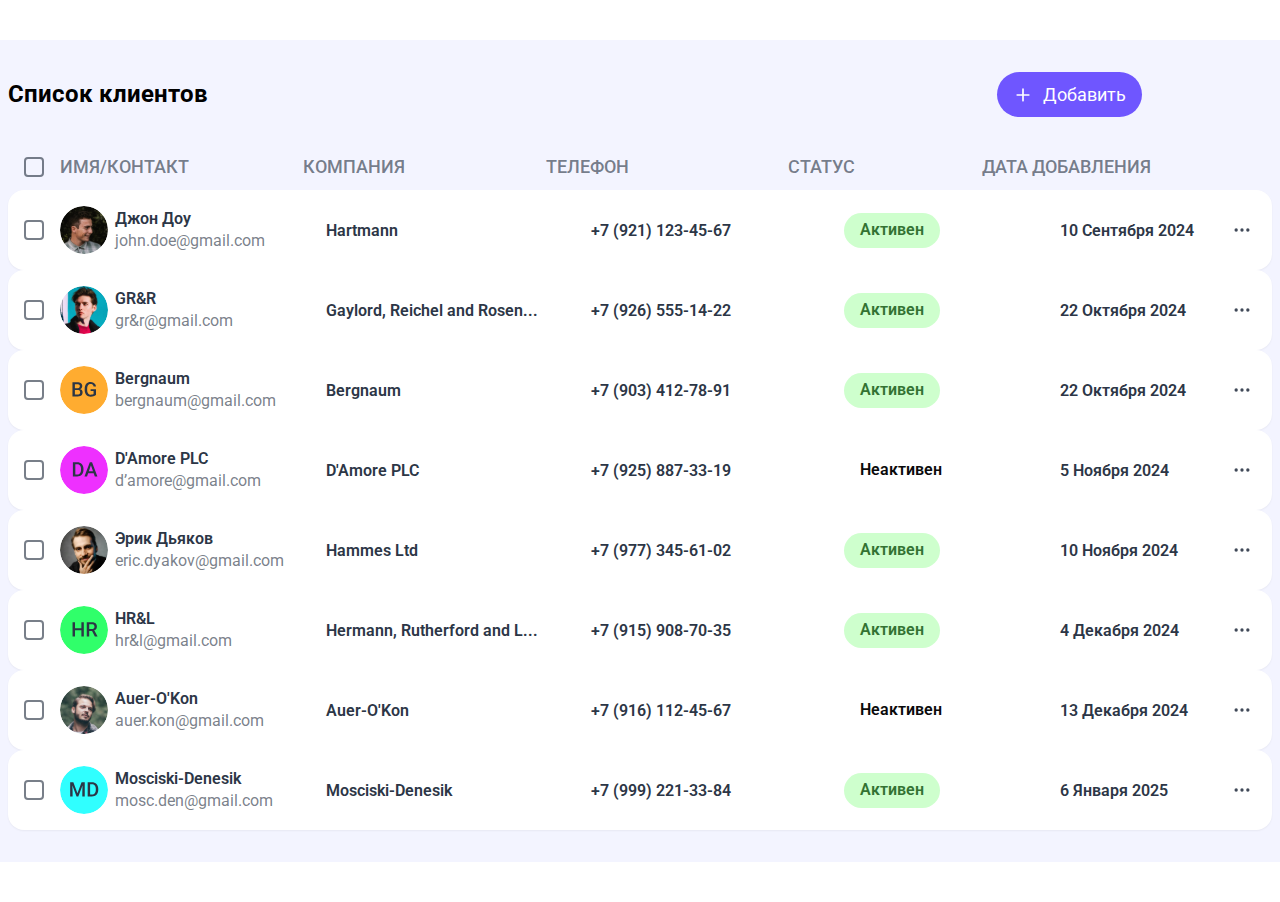
<file: index.html>
<!DOCTYPE html>
<html lang="ru">
<head>
  <meta charset="UTF-8" />
  <title>Список клиентов</title>
  <link rel="stylesheet" href="index.css"/>
  <link rel="preconnect" href="https://fonts.googleapis.com">
  <link rel="preconnect" href="https://fonts.gstatic.com" crossorigin>
  <link href="https://fonts.googleapis.com/css2?family=Poppins:ital,wght@0,100;0,200;0,300;0,400;0,500;0,600;0,700;0,800;0,900;1,100;1,200;1,300;1,400;1,500;1,600;1,700;1,800;1,900&family=Roboto:ital,wght@0,100..900;1,100..900&display=swap" rel="stylesheet">
</head>
<body>
  <div class="page">
    <section class="panel">

      <header class="panel__header">
        <h1 class="panel__title">Список клиентов</h1>

        <div class="add-btn">
          <svg class="add-btn__icon" viewBox="0 0 24 24" aria-hidden="true">
            <path d="M12 5v14M5 12h14" stroke="currentColor" stroke-width="2" stroke-linecap="round"/>
          </svg>
          <span class="add-btn__text">Добавить</span>
        </div>
      </header>

      <div class="columns">
        <div class="columns__item columns__item--name">
          <span class="columns__checkbox" aria-hidden="true">
            <svg viewBox="0 0 20 20" class="columns__checkbox-svg">
              <rect x="1" y="1" width="18" height="18" rx="3" ry="3" />
            </svg>
          </span>
          <span class="columns__label">ИМЯ/КОНТАКТ</span>
        </div>
        <div class="columns__item columns__item--company">КОМПАНИЯ</div>
        <div class="columns__item columns__item--phone">ТЕЛЕФОН</div>
        <div class="columns__item columns__item--status">СТАТУС</div>
        <div class="columns__item columns__item--date">ДАТА ДОБАВЛЕНИЯ</div>
      </div>

      <div class="client-row">

        <div class="client-row__checkbox">
          <svg viewBox="0 0 20 20" class="client-row__checkbox-svg">
            <rect x="1" y="1" width="18" height="18" rx="3" ry="3"/>
          </svg>
        </div>

        <div class="client-row__namebox">
          <img class="client-row__avatar" src="images/Ellipse 131.svg" alt="Джон Доу" width="48" height="48"/>
          <div class="client-row__text">
            <div class="client-row__fullname">Джон Доу</div>
            <div class="client-row__email">john.doe@gmail.com</div>
          </div>
        </div>

        <div class="client-row__company">Hartmann</div>
        <div class="client-row__phone">+7 (921) 123-45-67</div>
        <div class="client-row__status">
          <span class="status-badge status-badge--active">Активен</span>
        </div>
        <div class="client-row__date">10 Сентября 2024</div>
        <div class="client-row__menu">
          <button class="menu-btn" aria-label="Открыть меню">
            <svg viewBox="0 0 24 24" class="menu-btn__icon" aria-hidden="true">
              <circle cx="5" cy="12" r="2"></circle>
              <circle cx="12" cy="12" r="2"></circle>
              <circle cx="19" cy="12" r="2"></circle>
            </svg>
          </button>
        </div>

      
      </div>


      <div class="client-row">

        <div class="client-row__checkbox">
          <svg viewBox="0 0 20 20" class="client-row__checkbox-svg">
            <rect x="1" y="1" width="18" height="18" rx="3" ry="3"/>
          </svg>
        </div>

        <div class="client-row__namebox">
          <img class="client-row__avatar" src="images/Ellipse 130.svg" alt="GR&R" width="48" height="48"/>
          <div class="client-row__text">
            <div class="client-row__fullname">GR&R</div>
            <div class="client-row__email">gr&r@gmail.com</div>
          </div>
        </div>

        <div class="client-row__company">Gaylord, Reichel and Rosen...</div>
        <div class="client-row__phone">+7 (926) 555-14-22</div>
        <div class="client-row__status">
          <span class="status-badge status-badge--active">Активен</span>
        </div>
        <div class="client-row__date">22 Октября 2024</div>
        <div class="client-row__menu">
          <button class="menu-btn" aria-label="Открыть меню">
            <svg viewBox="0 0 24 24" class="menu-btn__icon" aria-hidden="true">
              <circle cx="5" cy="12" r="2"></circle>
              <circle cx="12" cy="12" r="2"></circle>
              <circle cx="19" cy="12" r="2"></circle>
            </svg>
          </button>
        </div>

      
      </div>

      <div class="client-row">

        <div class="client-row__checkbox">
          <svg viewBox="0 0 20 20" class="client-row__checkbox-svg">
            <rect x="1" y="1" width="18" height="18" rx="3" ry="3"/>
          </svg>
        </div>

        <div class="client-row__namebox">
          <img class="client-row__avatar" src="images/Group 2720.svg" alt="Bergnaum" width="48" height="48"/>
          <div class="client-row__text">
            <div class="client-row__fullname">Bergnaum</div>
            <div class="client-row__email">bergnaum@gmail.com</div>
          </div>
        </div>

        <div class="client-row__company">Bergnaum</div>
        <div class="client-row__phone">+7 (903) 412-78-91</div>
        <div class="client-row__status">
          <span class="status-badge status-badge--active">Активен</span>
        </div>
        <div class="client-row__date">22 Октября 2024</div>
        <div class="client-row__menu">
          <button class="menu-btn" aria-label="Открыть меню">
            <svg viewBox="0 0 24 24" class="menu-btn__icon" aria-hidden="true">
              <circle cx="5" cy="12" r="2"></circle>
              <circle cx="12" cy="12" r="2"></circle>
              <circle cx="19" cy="12" r="2"></circle>
            </svg>
          </button>
        </div>

      
      </div>


      <div class="client-row">

        <div class="client-row__checkbox">
          <svg viewBox="0 0 20 20" class="client-row__checkbox-svg">
            <rect x="1" y="1" width="18" height="18" rx="3" ry="3"/>
          </svg>
        </div>

        <div class="client-row__namebox">
          <img class="client-row__avatar" src="images/Group 2721.svg" alt="D'Amore PLC" width="48" height="48"/>
          <div class="client-row__text">
            <div class="client-row__fullname">D'Amore PLC</div>
            <div class="client-row__email">d’amore@gmail.com</div>
          </div>
        </div>

        <div class="client-row__company">D'Amore PLC</div>
        <div class="client-row__phone">+7 (925) 887-33-19</div>
        <div class="client-row__status">
          <span class="status-badge status-badge--nonactive">Неактивен</span>
        </div>
        <div class="client-row__date">5 Ноября 2024</div>
        <div class="client-row__menu">
          <button class="menu-btn" aria-label="Открыть меню">
            <svg viewBox="0 0 24 24" class="menu-btn__icon" aria-hidden="true">
              <circle cx="5" cy="12" r="2"></circle>
              <circle cx="12" cy="12" r="2"></circle>
              <circle cx="19" cy="12" r="2"></circle>
            </svg>
          </button>
        </div>

      
      </div>


      <div class="client-row">

        <div class="client-row__checkbox">
          <svg viewBox="0 0 20 20" class="client-row__checkbox-svg">
            <rect x="1" y="1" width="18" height="18" rx="3" ry="3"/>
          </svg>
        </div>

        <div class="client-row__namebox">
          <img class="client-row__avatar" src="images/Ellipse 132.svg" alt="Эрик Дьяков" width="48" height="48"/>
          <div class="client-row__text">
            <div class="client-row__fullname">Эрик Дьяков</div>
            <div class="client-row__email">eric.dyakov@gmail.com</div>
          </div>
        </div>

        <div class="client-row__company">Hammes Ltd</div>
        <div class="client-row__phone">+7 (977) 345-61-02</div>
        <div class="client-row__status">
          <span class="status-badge status-badge--active">Активен</span>
        </div>
        <div class="client-row__date">10 Ноября 2024</div>
        <div class="client-row__menu">
          <button class="menu-btn" aria-label="Открыть меню">
            <svg viewBox="0 0 24 24" class="menu-btn__icon" aria-hidden="true">
              <circle cx="5" cy="12" r="2"></circle>
              <circle cx="12" cy="12" r="2"></circle>
              <circle cx="19" cy="12" r="2"></circle>
            </svg>
          </button>
        </div>

      
      </div>

      <div class="client-row">

        <div class="client-row__checkbox">
          <svg viewBox="0 0 20 20" class="client-row__checkbox-svg">
            <rect x="1" y="1" width="18" height="18" rx="3" ry="3"/>
          </svg>
        </div>

        <div class="client-row__namebox">
          <img class="client-row__avatar" src="images/Group 2722.svg" alt="HR&L" width="48" height="48"/>
          <div class="client-row__text">
            <div class="client-row__fullname">HR&L</div>
            <div class="client-row__email">hr&l@gmail.com</div>
          </div>
        </div>

        <div class="client-row__company">Hermann, Rutherford and L...</div>
        <div class="client-row__phone">+7 (915) 908-70-35</div>
        <div class="client-row__status">
          <span class="status-badge status-badge--active">Активен</span>
        </div>
        <div class="client-row__date">4 Декабря 2024</div>
        <div class="client-row__menu">
          <button class="menu-btn" aria-label="Открыть меню">
            <svg viewBox="0 0 24 24" class="menu-btn__icon" aria-hidden="true">
              <circle cx="5" cy="12" r="2"></circle>
              <circle cx="12" cy="12" r="2"></circle>
              <circle cx="19" cy="12" r="2"></circle>
            </svg>
          </button>
        </div>

      
      </div>

      <div class="client-row">

        <div class="client-row__checkbox">
          <svg viewBox="0 0 20 20" class="client-row__checkbox-svg">
            <rect x="1" y="1" width="18" height="18" rx="3" ry="3"/>
          </svg>
        </div>

        <div class="client-row__namebox">
          <img class="client-row__avatar" src="images/Ellipse 133.svg" alt="Auer-O'Kon" width="48" height="48"/>
          <div class="client-row__text">
            <div class="client-row__fullname">Auer-O'Kon</div>
            <div class="client-row__email">auer.kon@gmail.com</div>
          </div>
        </div>

        <div class="client-row__company">Auer-O'Kon</div>
        <div class="client-row__phone">+7 (916) 112-45-67</div>
        <div class="client-row__status">
          <span class="status-badge status-badge--nonactive">Неактивен</span>
        </div>
        <div class="client-row__date">13 Декабря 2024</div>
        <div class="client-row__menu">
          <button class="menu-btn" aria-label="Открыть меню">
            <svg viewBox="0 0 24 24" class="menu-btn__icon" aria-hidden="true">
              <circle cx="5" cy="12" r="2"></circle>
              <circle cx="12" cy="12" r="2"></circle>
              <circle cx="19" cy="12" r="2"></circle>
            </svg>
          </button>
        </div>

      
      </div>

      <div class="client-row">

        <div class="client-row__checkbox">
          <svg viewBox="0 0 20 20" class="client-row__checkbox-svg">
            <rect x="1" y="1" width="18" height="18" rx="3" ry="3"/>
          </svg>
        </div>

        <div class="client-row__namebox">
          <img class="client-row__avatar" src="images/Group 2723.svg" alt="Mosciski-Denesik" width="48" height="48"/>
          <div class="client-row__text">
            <div class="client-row__fullname">Mosciski-Denesik</div>
            <div class="client-row__email">mosc.den@gmail.com</div>
          </div>
        </div>

        <div class="client-row__company">Mosciski-Denesik</div>
        <div class="client-row__phone">+7 (999) 221-33-84</div>
        <div class="client-row__status">
          <span class="status-badge status-badge--active">Активен</span>
        </div>
        <div class="client-row__date">6 Января 2025</div>
        <div class="client-row__menu">
          <button class="menu-btn" aria-label="Открыть меню">
            <svg viewBox="0 0 24 24" class="menu-btn__icon" aria-hidden="true">
              <circle cx="5" cy="12" r="2"></circle>
              <circle cx="12" cy="12" r="2"></circle>
              <circle cx="19" cy="12" r="2"></circle>
            </svg>
          </button>
        </div>

      
      </div>

      

    </section>
  </div>

  <script src="index.js"></script>
</body>
</html>
</file>
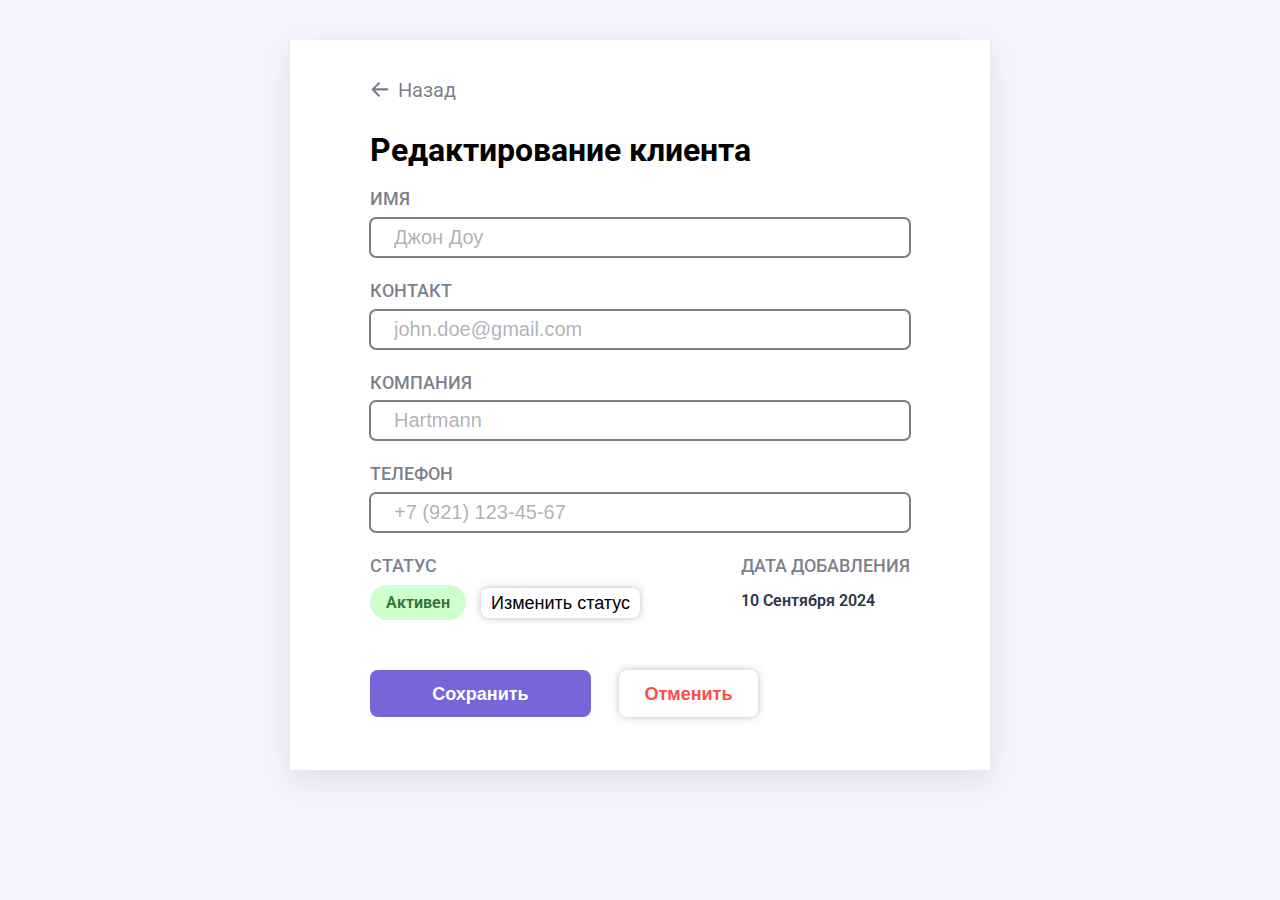
<file: pages/edit.html>
<!DOCTYPE html>
<html lang="ru">
<head>
  <meta charset="UTF-8">
  <title>Редактирование клиента</title>
  <link rel="stylesheet" href="edit.css">
  <link rel="preconnect" href="https://fonts.googleapis.com">
  <link rel="preconnect" href="https://fonts.gstatic.com" crossorigin>
  <link href="https://fonts.googleapis.com/css2?family=Poppins:ital,wght@0,100;0,200;0,300;0,400;0,500;0,600;0,700;0,800;0,900;1,100;1,200;1,300;1,400;1,500;1,600;1,700;1,800;1,900&family=Roboto:ital,wght@0,100..900;1,100..900&display=swap" rel="stylesheet">
</head>
<body>
  <div class="page">
    <section class="panel">
      <div class="card">
        <a href="../index.html" class="back" aria-label="Назад к списку клиентов">
          <img src="../images/heroicons_arrow-up-16-solid (1).svg" class="back__icon-img" alt="" aria-hidden="true">
          <span class="back__text">Назад</span>
        </a>
        <h1 class="page-title">Редактирование клиента</h1>
        
        <form class="form">
          <div class="field">
            <label class="field__label" for="f-name">ИМЯ</label>
            <input id="f-name" class="field__input" type="text" placeholder="Джон Доу">
          </div>
          
          <div class="field">
            <label class="field__label" for="f-email">КОНТАКТ</label>
            <input id="f-email" class="field__input" type="email" placeholder="john.doe@gmail.com">
          </div>
          
          <div class="field">
            <label class="field__label" for="f-company">КОМПАНИЯ</label>
            <input id="f-company" class="field__input" type="text" placeholder="Hartmann">
          </div>
          
          <div class="field">
            <label class="field__label" for="f-phone">ТЕЛЕФОН</label>
            <input id="f-phone" class="field__input" type="tel" placeholder="+7 (921) 123-45-67">
          </div>
        </form>
        
        <div class="meta">
          <div class="meta__col">
            <div class="meta__label meta__label--status">СТАТУС</div>
            <div class="meta__row">
              <span class="status-badge status-badge--active">Активен</span>
              <button type="button" class="meta__rename-btn">Изменить статус</button>
            </div>
          </div>

          <div class="meta__col meta__col--right">
            <div class="meta__label meta__label--data">ДАТА ДОБАВЛЕНИЯ</div>
            <div class="meta__value">10 Сентября 2024</div>
          </div>
        </div>

        <div class="actions">
          <button type="button" id="saveBtn" class="btn--primary">Сохранить</button>
          <button type="button" class="btn--danger">Отменить</button>
        </div>

      </div>
    </section>
  </div>

<script>
(function () {
  const idxRaw = localStorage.getItem('editIndex');
  const index = idxRaw !== null ? Number(idxRaw) : -1;
  const users = JSON.parse(localStorage.getItem('users')) || [];

  const $badge = document.querySelector('.status-badge');
  const $toggleBtn = document.querySelector('.meta__rename-btn');

  function applyStatusUI(status) {
    if (!$badge) return;

    $badge.textContent = status;

    $badge.classList.remove('status-badge--active', 'status-badge--nonactive');
    if (status === 'Активен') {
      $badge.classList.add('status-badge--active');
    } else {
      $badge.classList.add('status-badge--nonactive');
    }
  }

  if (index >= 0 && users[index]) {
    const u = users[index];
    const setVal = (id, val) => { const el = document.getElementById(id); if (el) el.value = val || ''; };
    setVal('f-name', u.name);
    setVal('f-email', u.email);
    setVal('f-company', u.company);
    setVal('f-phone', u.phone);

    applyStatusUI(u.status === 'Неактивен' ? 'Неактивен' : 'Активен');
  }

  if ($toggleBtn) {
    $toggleBtn.addEventListener('click', () => {
      const current = $badge?.textContent?.trim() === 'Неактивен' ? 'Неактивен' : 'Активен';
      const next = current === 'Активен' ? 'Неактивен' : 'Активен';
      applyStatusUI(next);
    });
  }

  const saveBtn = document.getElementById('saveBtn');
  if (saveBtn) {
    saveBtn.addEventListener('click', (e) => {
      e.preventDefault();
      if (index < 0 || !users[index]) {
        window.location.href = '../index.html';
        return;
      }
      users[index] = {
        ...users[index],
        name: document.getElementById('f-name').value.trim(),
        email: document.getElementById('f-email').value.trim(),
        company: document.getElementById('f-company').value.trim(),
        phone: document.getElementById('f-phone').value.trim(),
        status: ($badge?.textContent?.trim() === 'Неактивен') ? 'Неактивен' : 'Активен'
      };
      localStorage.setItem('users', JSON.stringify(users));
      localStorage.removeItem('editIndex');
      window.location.href = '../index.html';
    });
  }

  const cancel = document.querySelector('.btn--danger');
  if (cancel) {
    cancel.addEventListener('click', () => {
      localStorage.removeItem('editIndex');
      window.location.href = '../index.html';
    });
  }
})();
</script>

  </body>
  </html>
</file>
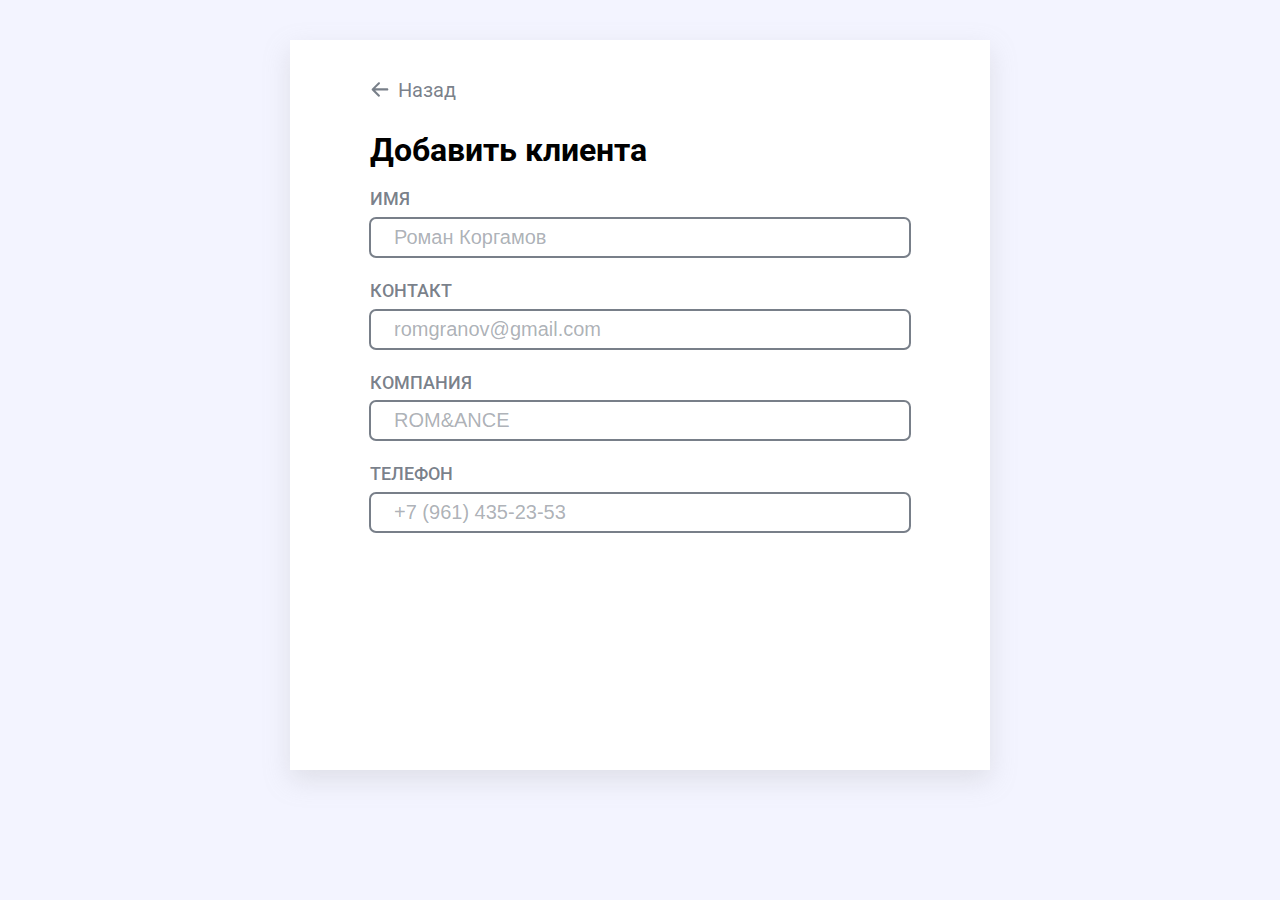
<file: pages/newClient.html>
<!DOCTYPE html>
<html lang="ru">
<head>
  <meta charset="UTF-8" />
  <title>Новый клиент</title>
  <link rel="stylesheet" href="newClient.css"/>
  <link rel="preconnect" href="https://fonts.googleapis.com">
  <link rel="preconnect" href="https://fonts.gstatic.com" crossorigin>
  <link href="https://fonts.googleapis.com/css2?family=Roboto:wght@400;600;700&display=swap" rel="stylesheet">
</head>
<body>
    <div class="page">
        <section class="panel">
            <div class="card">
                <a href="../index.html" class="back" aria-label="Назад к списку клиентов">
                    <img src="../images/heroicons_arrow-up-16-solid (1).svg" class="back__icon-img" alt="" aria-hidden="true">
                    <span class="back__text">Назад</span>
                </a>
                <h1 class="page-title">Добавить клиента</h1>

                <form class="form">
                    <div class="field">
                        <label class="field__label" for="f-name">ИМЯ</label>
                        <input id="f-name" class="field__input" type="text" placeholder="Роман Коргамов">
                    </div>

                    <div class="field">
                        <label class="field__label" for="f-email">КОНТАКТ</label>
                        <input id="f-email" class="field__input" type="email" placeholder="romgranov@gmail.com">
                    </div>

                    <div class="field">
                        <label class="field__label" for="f-company">КОМПАНИЯ</label>
                        <input id="f-company" class="field__input" type="text" placeholder="ROM&ANCE">
                    </div>

                    <div class="field">
                        <label class="field__label" for="f-phone">ТЕЛЕФОН</label>
                        <input id="f-phone" class="field__input" type="tel" placeholder="+7 (961) 435-23-53">
                    </div>
                </form>
            </div>
        </section>
    </div>
    <script src="../index.js"></script>
</body>
</html>
</file>
<file: index.css>
* { 
  box-sizing: border-box; 
}

html, body { 
  height: 100%; 
}

body {
  margin: 0;
  padding: 0;
  font-family: 'Roboto', Arial, sans-serif;
  color: #0a0a0a;
  background: white;
}

.page {
  display: flex;
  justify-content: center;
  align-content: center;
  padding: 40px 20px;
}

.panel {
  width: 1440px;
  background: #f3f4ff;
  padding: 32px 40px;
}

.panel__header {
  display: flex;
  align-items: center;
  justify-content: space-between;
}

.panel__title {
  margin: 0;
  font-size: 24px;
  font-weight: 700;
  line-height: 1.2;
  color: #000000;
}

.add-btn {
  display: inline-flex;
  align-items: center;
  gap: 10px;
  height: 45px;
  padding: 12px 16px;
  margin-right: 130px;
  border-radius: 99px;
  background: #6f56ff;
  color: #ffffff;
  user-select: none;
}

.add-btn__icon {
  width: 20px;
  height: 20px;
  display: block;
}

.add-btn__text {
  font-size: 18px;
  font-weight: 400;
  line-height: 1;
}

.columns {
  display: flex;
  align-items: center;
  margin-top: 40px;
  margin-bottom: 13px;
  margin-left: 16px;
  margin-right: 35px;
}

.columns__item{
  font-size: 18px;
  font-weight: 500;
  text-transform: uppercase; 
  line-height: 1;
  color: rgba(44,54,70,0.64);
  white-space: nowrap;
}

.columns__item--name   { 
  flex: 0 0 23%;
  display: inline-flex;
  align-items: center;
  gap: 16px;
}

.columns__checkbox{
  width: 20px;
  height: 20px;
  display: inline-flex;
}

.columns__checkbox-svg rect{
  fill: none;
  stroke: rgba(44, 54, 70, 0.64);
  stroke-width: 2;
}

.columns__label{
  display: inline-block;
  line-height: 1;
}

.columns__item--company{ flex: 0 0 20%; }
.columns__item--phone  { flex: 0 0 20%; text-align: left; }
.columns__item--status { flex: 0 0 16%; text-align: left; }
.columns__item--date   { flex: 1 1 auto;  text-align: left; }

.client-row {
  width: 1264px;
  height: 80px;
  background: #ffffff;
  border-radius: 16px;
  display: flex;
  align-items: center;
  padding-left: 16px;
  gap: 16px;
  box-shadow: 0px 1px 2px rgba(0, 0, 0, 0.05);
}

.client-row__checkbox {
  width: 20px;
  height: 20px;
  display: flex;
  align-items: center;
}

.client-row__checkbox-svg rect {
  fill: none;
  stroke: rgba(44, 54, 70, 0.64);
  stroke-width: 2;
  rx: 3;
  ry: 3;
}

.client-row__namebox{
  display: flex;
  align-items: center;
  gap: 7px;
}

.client-row__avatar{
  width: 48px;
  height: 48px;
  border-radius: 50%;
  object-fit: cover;
  display: block;
}

.client-row__text{ line-height: 1.15;}
.client-row__fullname{
  font-size: 16px;
  font-weight: 600;
  color: #2C3646;
}

.client-row__email{
  margin-top: 4px;
  font-size: 16px;
  font-weight: 400;
  color: rgba(44, 54, 70, 0.64);
}

.client-row__namebox  { flex: 0 0 20%; }
.client-row__company  {
  flex: 0 0 20%;
  font-size: 16px;
  font-weight: 600;
  color: #2C3646;
}

.client-row__phone  {
  flex: 0 0 19%;
  font-size: 16px;
  font-weight: 600;
  color: #2C3646;
}

.client-row__status {
  flex: 0 0 16%;
  display: flex;
  align-items: center;
}

.client-row__date {
  flex: 1 1 auto;
  font-size: 16px;
  font-weight: 600;
  color: #2C3646;
}

.client-row__menu {
  flex: 0 0 40px;
  display: flex;
  justify-content: flex-end;
  padding-right: 16px;
}

.status-badge {
  display: inline-flex;
  align-items: center;
  height: 35px;
  padding: 8px 16px;
  border-radius: 99px;
  font-size: 16px;
  font-weight: 600;
  line-height: 1;
  white-space: nowrap;
}

.status-badge--active {
  background: #CEFFCD;
  color: #337232;
}

.menu-btn {
  width: 28px;
  height: 28px;
  border: 0;
  background: transparent;
  border-radius: 8px;
  padding: 0;
  cursor: pointer;
  display: inline-flex;
  align-items: center;
  justify-content: center;
}

.menu-btn:hover { background: rgba(44,54,70,0.08); }
.menu-btn__icon {
  width: 20px;
  height: 20px;
  fill: #2C3646;
  opacity: 0.9;
}
</file>
<file: pages/edit.css>
* {
    box-sizing: border-box;
}

html, body {
    height: 100%;
}

body {
    margin: 0;
    font-family: 'Roboto', Arial, sans-serif;
    background: #f3f4ff;
    color: #2C3646;
}

.page {
  min-height: 100vh;
  display: flex;
  justify-content: center;
  align-items: flex-start;
  padding: 40px 20px;
}

.panel { width: 100%; max-width: 1440px; }

.card {
  width: 700px;
  min-height: 730px;
  margin: 0 auto;
  background: #fff;
  box-shadow: 0 10px 25px rgba(163,163,163,0.25);
}

.back {
    display: inline-flex;
    align-items: center;
    margin-top: 40px;
    margin-left: 80px;
    gap: 8px;
    color: rgba(44,54,70,0.64);
    text-decoration: none;
    font-size: 20px;
    line-height: 1;
}

.back__icon-img {
  width: 20px;
  height: 20px;
  display: block;
}

.page-title {
    margin-left: 80px;
    margin-top: 27px;
    margin-bottom: 21px;
    font-size: 32px;
    font-weight: 700;
    color: #000;
}

.form {
  display: flex;
  margin-left: 80px;
  flex-direction: column;
  max-width: 540px;
}

.field__label {
  display: block;
  margin-bottom: 9.83px;
  font-size: 18px;
  font-weight: 500;
  line-height: 1;
  color: #2C3646A3;
  text-transform: uppercase;
}

.field__input {
  width: 100%;
  height: 39px;
  margin-bottom: 25px;
  padding: 8px 0 8px 23px;
  border-radius: 6px;
  border: 1px solid #2C3646A3;
  background: #fff;
  font-size: 20px;
  color: #2C3646;
  outline: none;
  box-shadow: 0px 0px 0px 1px #2C3646A3;
}

.field__input::placeholder {
  color: #2C364666;
  font-weight: 400;
  font-size: 20px;
  line-height: 100%;
}

.meta {
  display: flex;
  justify-content: space-between;
  align-items: flex-start;
  max-width: 540px;
  margin-left: 80px;
}
.meta__col{display:flex; flex-direction:column;}

.meta__row{display:flex; align-items:center; gap:15px;}

.meta__rename-btn{
  display: inline-flex;
  align-items: center;
  justify-content: center;
  height: 30px;
  padding: 10px 10px;
  border-radius: 8px;
  background: #FFFFFF;
  border: 0;
  box-shadow: 0px 0px 7.5px 0px #7C7C7C80;
  font-weight: 500;
  font-size: 18px;
  line-height: 1;
  color: #000000;
  cursor: pointer;
}
.meta__rename-btn:hover{
  background:rgba(44,54,70,0.06);
}

.meta__label {
  font-weight: 500;
  font-size: 18px;
  line-height: 100%;
  margin-bottom: 10px;
  text-transform: uppercase;
  color: #2C3646A3;
}

.meta__label--status {
  margin-bottom: 9.83px;
}

.status-badge{
  display: inline-flex;
  align-items: center;
  height: 35px;
  padding: 8px 16px;
  border-radius: 99px;
  font-size: 16px;
  font-weight: 600;
  line-height: 1;
  white-space: nowrap;
}

.status-badge--active{
  background: #CEFFCD;
  color: #337232;
}

.meta__label--data {
  margin-bottom: 17.83px;
}

.meta__value {
  font-weight: 600;
  font-size: 16px;
  line-height: 100%;
  letter-spacing: 0%;
  color: #2C3646;
}

.actions{
  display: flex;
  gap: 28px;
  margin-left: 80px;
  margin-top: 50px;
  max-width: 540px;
}

.btn--primary{
    display: inline-flex;
    align-items: center;
    justify-content: center;
    height: 47px;
    width: 221px;
    border-radius: 8px;
    padding: 10px 10px;
    gap: 8px;
    background-color: #7766DA;
    color: #FFFFFF;
    font-weight: 600;
    font-size: 18px;
    line-height: 100%;
    letter-spacing: 0%;
    cursor: pointer;
    user-select: none;
    border: 0;
}
.btn--primary:hover{ opacity: .9; }
.btn--primary:active{ transform: translateY(1px); }

.btn--danger{
    display: inline-flex;
    align-items: center;
    justify-content: center;
    height: 47px;
    width: 139px;
    border-radius: 8px;
    padding: 10px 10px;
    gap: 8px;
    background-color: #FFFFFF;
    box-shadow: 0px 0px 7.5px 0px #7C7C7C80;
    font-weight: 600;
    font-size: 18px;
    line-height: 100%;
    letter-spacing: 0%;
    color: #FF4B4B;
    border: 0;
}
.btn--danger:hover{ background: #FFF5F5; }
.btn--danger:active{ transform: translateY(1px); }
.status-badge--nonactive{
  background: #FFD6CD;
  color: #DF0000;
}
</file>
<file: pages/newClient.css>
* {
    box-sizing: border-box;
}

html, body {
    height: 100%;
}

body {
    margin: 0;
    font-family: 'Roboto', Arial, sans-serif;
    background: #f3f4ff;
    color: #2C3646;
}

.page {
  min-height: 100vh;
  display: flex;
  justify-content: center;
  align-items: flex-start;
  padding: 40px 20px;
}

.panel { width: 100%; max-width: 1440px; }

.card {
  width: 700px;
  min-height: 730px;
  margin: 0 auto;
  background: #fff;
  box-shadow: 0 10px 25px rgba(163,163,163,0.25);
}

.back {
    display: inline-flex;
    align-items: center;
    margin-top: 40px;
    margin-left: 80px;
    gap: 8px;
    color: rgba(44,54,70,0.64);
    text-decoration: none;
    font-size: 20px;
    line-height: 1;
}

.back__icon-img {
  width: 20px;
  height: 20px;
  display: block;
}

.page-title {
    margin-left: 80px;
    margin-top: 27px;
    margin-bottom: 21px;
    font-size: 32px;
    font-weight: 700;
    color: #000;
}

.form {
  display: flex;
  margin-left: 80px;
  flex-direction: column;
  max-width: 540px;
}

.field__label {
  display: block;
  margin-bottom: 9.83px;
  font-size: 18px;
  font-weight: 500;
  line-height: 1;
  color: #2C3646A3;
  text-transform: uppercase;
}

.field__input {
  width: 100%;
  height: 39px;
  margin-bottom: 25px;
  padding: 8px 0 8px 23px;
  border-radius: 6px;
  border: 1px solid #2C3646A3;
  background: #fff;
  font-size: 20px;
  color: #2C3646;
  outline: none;
  box-shadow: 0px 0px 0px 1px #2C3646A3;
}

.field__input::placeholder {
  color: #2C364666;
  font-weight: 400;
  font-size: 20px;
  line-height: 100%;
}

.meta {
    display: flex;
    justify-content: space-between;
    align-items: flex-start;
    max-width: 540px;
    margin-left: 80px;
}

.meta__label {
    font-weight: 500;
    font-style: Medium;
    font-size: 18px;
    line-height: 100%;
    text-transform: uppercase;
    color: #2C3646A3;
}

.meta__label--status {
    margin-bottom: 9.83px;
}
.meta__label--data {
    margin-bottom: 17.83px;
}

.meta__value {
    font-weight: 600;
    font-size: 16px;
    line-height: 100%;
    letter-spacing: 0%;
    color: #2C3646;
}

.status-badge{
  display: inline-flex;
  align-items: center;
  height: 35px;
  padding: 8px 16px;
  border-radius: 99px;
  font-size: 16px;
  font-weight: 600;
  line-height: 1;
  white-space: nowrap;
}

.status-badge--active{
  background: #CEFFCD;
  color: #337232;
}

.actions{
  display: flex;
  gap: 28px;
  margin-left: 80px;
  margin-top: 50px;
  max-width: 540px;
}

.btn--primary{
    display: inline-flex;
    align-items: center;
    justify-content: center;
    height: 47px;
    width: 221px;
    border-radius: 8px;
    padding: 10px 10px;
    gap: 8px;
    background-color: #7766DA;
    color: #FFFFFF;
    font-weight: 600;
    font-size: 18px;
    line-height: 100%;
    letter-spacing: 0%;
    cursor: pointer;
    user-select: none;
    border: 0;
}
.btn--primary:hover{ opacity: .9; }
.btn--primary:active{ transform: translateY(1px); }

.btn--danger{
    display: inline-flex;
    align-items: center;
    justify-content: center;
    height: 47px;
    width: 139px;
    border-radius: 8px;
    padding: 10px 10px;
    gap: 8px;
    background-color: #FFFFFF;
    box-shadow: 0px 0px 7.5px 0px #7C7C7C80;
    font-weight: 600;
    font-size: 18px;
    line-height: 100%;
    letter-spacing: 0%;
    color: #FF4B4B;
    border: 0;
}
.btn--danger:hover{ background: #FFF5F5; }
.btn--danger:active{ transform: translateY(1px); }
</file>
